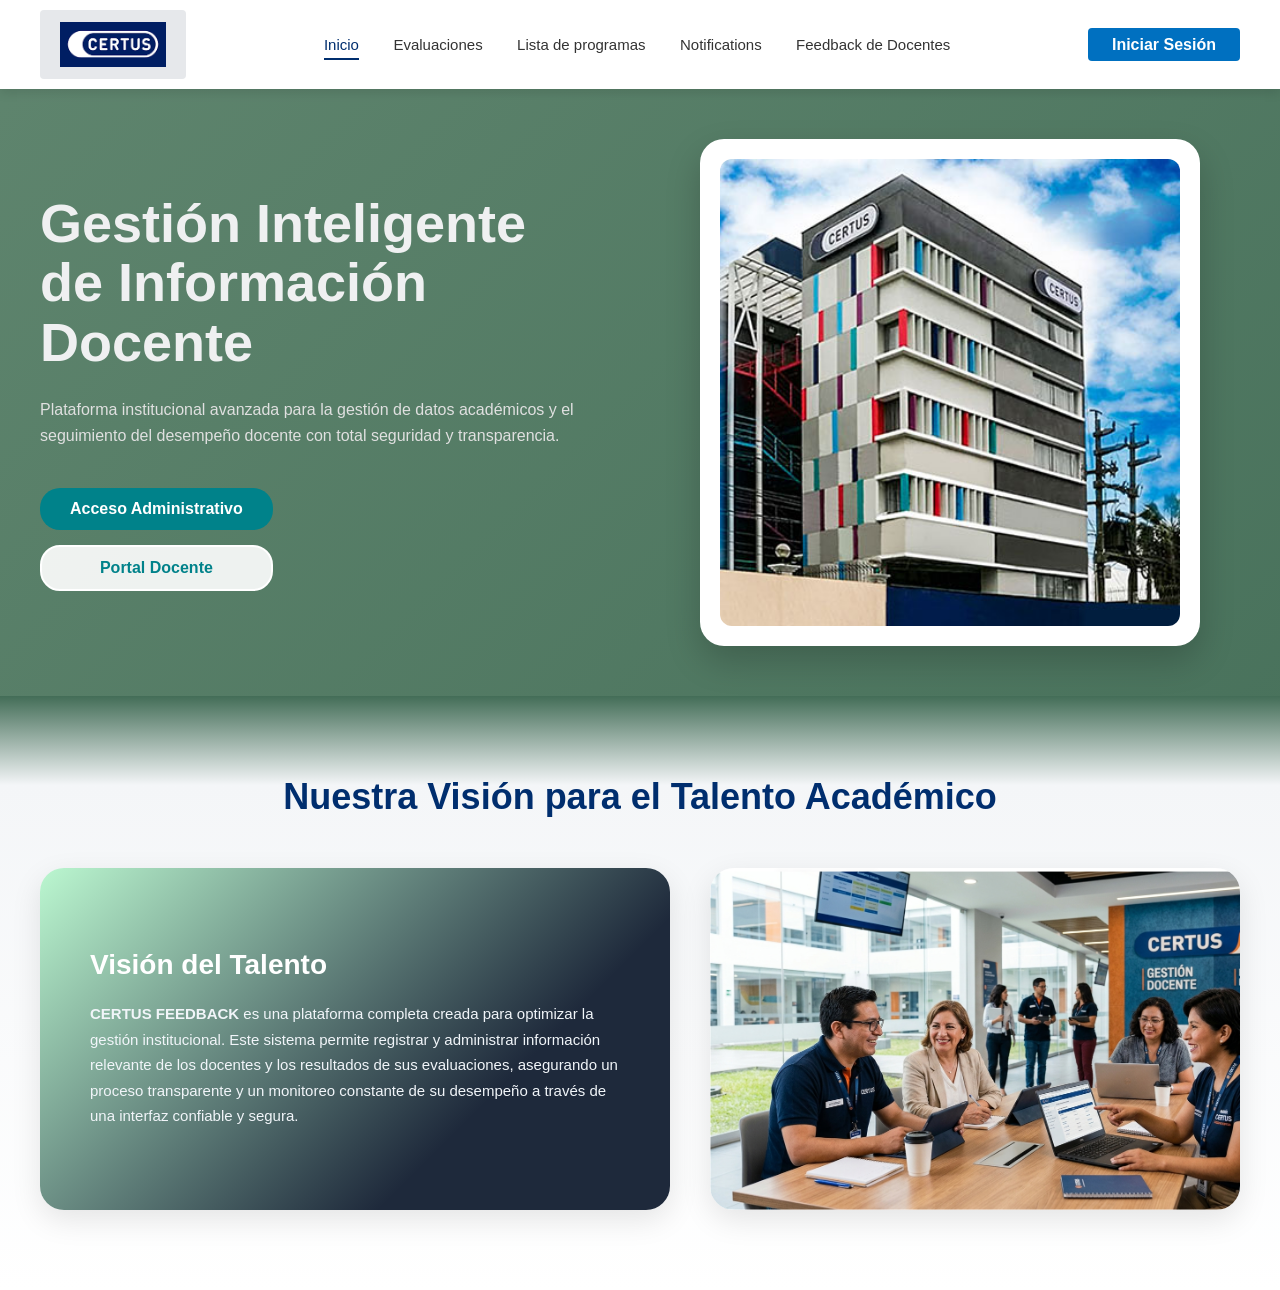
<file: index.html>
<!DOCTYPE html>
<html lang="es">
<head>
    <meta charset="UTF-8">
    <meta name="viewport" content="width=device-width, initial-scale=1.0">
    <title>CERTUS - Gestión Inteligente</title>
    <!-- Vinculación con el archivo de estilos CSS -->
    <link rel="stylesheet" href="styles.css">
</head>
<body>

    <!-- BARRA DE NAVEGACIÓN -->
    <header class="navbar">
        <div class="logo-container">
            <img src="Captura de pantalla 2026-06-30 122821.png" alt="Logo CERTUS" class="logo">
        </div>
        <nav class="nav-menu">
            <a href="#" class="active">Inicio</a>
            <a href="#">Evaluaciones</a>
            <a href="#">Lista de programas</a>
            <a href="#">Notifications</a>
            <a href="feedback.html">Feedback de Docentes</a>
        </nav>
        <div class="nav-auth">
            <a href="#" class="btn-login">Iniciar Sesión</a>
        </div>
    </header>

    <!-- CONTENIDO PRINCIPAL (HERO SECTION) -->
    <main class="hero-container">
        <!-- Bloque Izquierdo: Textos y Botones -->
        <section class="hero-content">
            <h1>Gestión Inteligente <br> de Información <br> Docente</h1>
            <p>Plataforma institucional avanzada para la gestión de datos académicos y el seguimiento del desempeño docente con total seguridad y transparencia.</p>
            
            <div class="hero-buttons">
                <a href="#" class="btn-primary">Acceso Administrativo</a>
                <a href="#" class="btn-secondary">Portal Docente</a>
            </div>
        </section>

        <!-- Bloque Derecho: Imagen con marco -->
        <section class="hero-image-container">
            <div class="card-image">
                <img src="sede-norte-min.jpg" alt="Edificio CERTUS">
            </div>
        </section>
    </main>
        <!-- NUEVA SECCIÓN: VISIÓN PARA EL TALENTO ACADÉMICO -->
    <section class="vision-section">
        <h2 class="vision-title">Nuestra Visión para el Talento Académico</h2>
        
        <div class="vision-container">
            <!-- Bloque Izquierdo: Tarjeta de texto -->
            <div class="vision-card">
                
                <h3>Visión del Talento</h3>
                <p><strong>CERTUS FEEDBACK</strong> es una plataforma completa creada para optimizar la gestión institucional. Este sistema permite registrar y administrar información relevante de los docentes y los resultados de sus evaluaciones, asegurando un proceso transparente y un monitoreo constante de su desempeño a través de una interfaz confiable y segura.</p>
            </div>

            <!-- Bloque Derecho: Imagen de estudiantes -->
            <div class="vision-image">
                <img src="docentes certus.png" alt="Estudiantes caminando en el campus de CERTUS">
            </div>
        </div>
    </section>


</body>
</html>
</file>
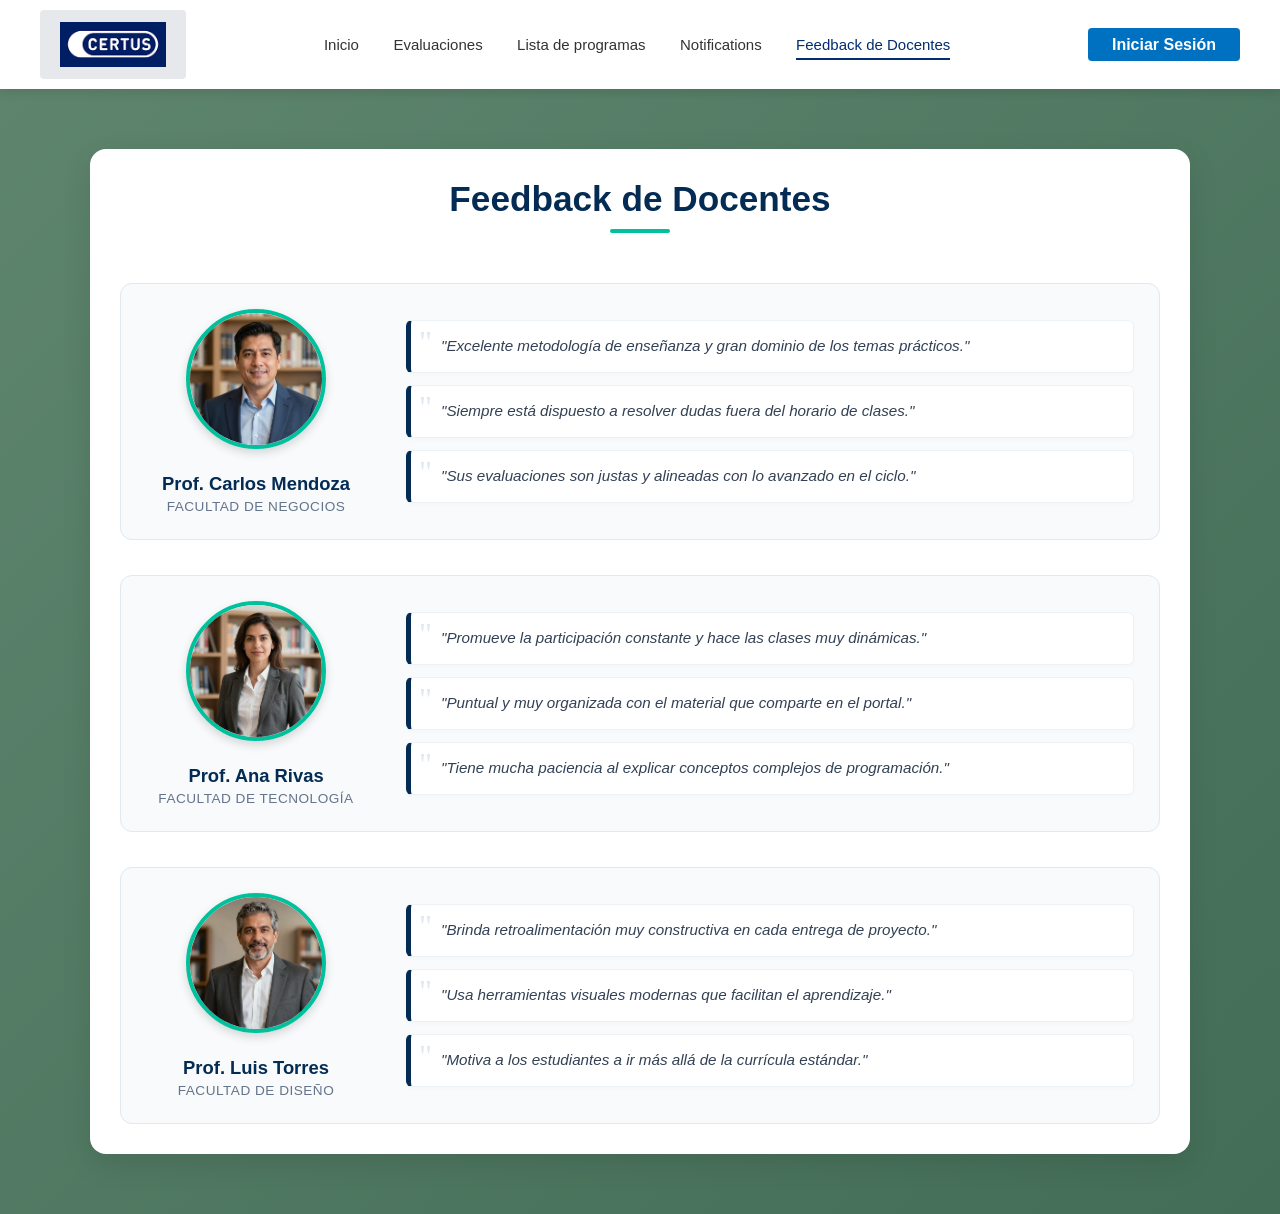
<file: feedback.html>
<!DOCTYPE html>
<html lang="es">
<head>
    <meta charset="UTF-8">
    <meta name="viewport" content="width=device-width, initial-scale=1.0">
    <title>CERTUS - Feedback de Docentes</title>
    <!-- Mantenemos tus estilos globales y añadimos los nuevos -->
    <link rel="stylesheet" href="styles.css">
</head>
<body>

    <!-- BARRA DE NAVEGACIÓN (IDÉNTICA PARA MANTENER LA CONSISTENCIA) -->
    <header class="navbar">
        <div class="logo-container">
            <img src="Captura de pantalla 2026-06-30 122821.png" alt="Logo CERTUS" class="logo">
        </div>
        <nav class="nav-menu">
            <a href="index.html">Inicio</a>
            <a href="#">Evaluaciones</a>
            <a href="#">Lista de programas</a>
            <a href="#">Notifications</a>
            <a href="feedback.html" class="active">Feedback de Docentes</a>
        </nav>
        <div class="nav-auth">
            <a href="#" class="btn-login">Iniciar Sesión</a>
        </div>
    </header>

    <!-- SECCIÓN DE FEEDBACKS -->
    <main class="feedback-page-container">
        <h1 class="page-title">Feedback de Docentes</h1>

        <div class="teachers-list">
            
            <!-- DOCENTE 1 -->
            <div class="teacher-row">
                <div class="teacher-profile">
                    <img src="profe 1.png" alt="Foto de Docente 1" class="teacher-img">
                    <h3>Prof. Carlos Mendoza</h3>
                    <p class="teacher-dept">Facultad de Negocios</p>
                </div>
                <div class="feedbacks-container">
                    <div class="feedback-card"><p>"Excelente metodología de enseñanza y gran dominio de los temas prácticos."</p></div>
                    <div class="feedback-card"><p>"Siempre está dispuesto a resolver dudas fuera del horario de clases."</p></div>
                    <div class="feedback-card"><p>"Sus evaluaciones son justas y alineadas con lo avanzado en el ciclo."</p></div>
                </div>
            </div>

            <!-- DOCENTE 2 -->
            <div class="teacher-row">
                <div class="teacher-profile">
                    <img src="profe 2.png" alt="Foto de Docente 2" class="teacher-img">
                    <h3>Prof. Ana Rivas</h3>
                    <p class="teacher-dept">Facultad de Tecnología</p>
                </div>
                <div class="feedbacks-container">
                    <div class="feedback-card"><p>"Promueve la participación constante y hace las clases muy dinámicas."</p></div>
                    <div class="feedback-card"><p>"Puntual y muy organizada con el material que comparte en el portal."</p></div>
                    <div class="feedback-card"><p>"Tiene mucha paciencia al explicar conceptos complejos de programación."</p></div>
                </div>
            </div>

            <!-- DOCENTE 3 -->
            <div class="teacher-row">
                <div class="teacher-profile">
                    <img src="profe 3.png" alt="Foto de Docente 3" class="teacher-img">
                    <h3>Prof. Luis Torres</h3>
                    <p class="teacher-dept">Facultad de Diseño</p>
                </div>
                <div class="feedbacks-container">
                    <div class="feedback-card"><p>"Brinda retroalimentación muy constructiva en cada entrega de proyecto."</p></div>
                    <div class="feedback-card"><p>"Usa herramientas visuales modernas que facilitan el aprendizaje."</p></div>
                    <div class="feedback-card"><p>"Motiva a los estudiantes a ir más allá de la currícula estándar."</p></div>
                </div>
            </div>

        </div>
    </main>

</body>
</html>
</file>
<file: styles.css>
/* CONFIGURACIÓN GENERAL */
* {
    margin: 0;
    padding: 0;
    box-sizing: border-box;
    font-family: 'Segoe UI', Tahoma, Geneva, Verdana, sans-serif;
}

body {
    background: linear-gradient(135deg, #5f856e 0%, #436d57 100%);
    min-height: 100vh;
    overflow-x: hidden;
}

/* BARRA DE NAVEGACIÓN */
.navbar {
    display: flex;
    justify-content: space-between;
    align-items: center;
    background-color: #ffffff;
    padding: 10px 40px;
    box-shadow: 0 4px 10px rgba(0, 0, 0, 0.1);
}

.logo-container {
    background-color: hsl(216, 11%, 91%); /* Azul corporativo Certus */
    padding: 12px 20px;
    border-radius: 4px;
}

.logo {
    height: 45px;
    display: block;
}

.nav-menu a {
    text-decoration: none;
    color: #333333;
    font-size: 15px;
    margin: 0 15px;
    font-weight: 500;
    transition: color 0.3s;
}

.nav-menu a:hover, .nav-menu a.active {
    color: #002e6e;
    border-bottom: 2px solid #002e6e;
    padding-bottom: 5px;
}

.btn-login {
    background-color: #0070c0;
    color: white;
    text-decoration: none;
    padding: 8px 24px;
    border-radius: 4px;
    font-weight: bold;
    transition: background 0.3s;
}

.btn-login:hover {
    background-color: #005694;
}

/* SECCIÓN PRINCIPAL (HERO) */
.hero-container {
    display: flex;
    max-width: 1300px;
    margin: 50px auto;
    padding: 0 40px;
    align-items: center;
    justify-content: space-between;
    gap: 40px;
}

.hero-content {
    flex: 1;
    max-width: 600px;
    color: #ffffff;
}

.hero-content h1 {
    font-size: 54px;
    font-weight: 700;
    line-height: 1.1;
    margin-bottom: 25px;
    color: #eff0f1; /* Tono oscuro para el título principal */
}

.hero-content p {
    font-size: 16px;
    line-height: 1.6;
    margin-bottom: 40px;
    color: #e0e0e0;
}

/* BOTONES DE ACCESO */
.hero-buttons {
    display: flex;
    flex-direction: column;
    gap: 15px;
    width: fit-content;
}

.btn-primary {
    background-color: #00828a;
    color: white;
    text-decoration: none;
    padding: 12px 30px;
    border-radius: 20px;
    font-weight: 600;
    text-align: center;
    transition: transform 0.2s;
}

.btn-secondary {
    background-color: transparent;
    color: #00828a;
    border: 2px solid #ffffff;
    text-decoration: none;
    padding: 12px 30px;
    border-radius: 20px;
    font-weight: 600;
    text-align: center;
    background-color: rgba(255, 255, 255, 0.9);
    transition: transform 0.2s;
}

.btn-primary:hover, .btn-secondary:hover {
    transform: scale(1.03);
}

/* CONTENEDOR DE LA IMAGEN DERECHA */
.hero-image-container {
    flex: 1;
    display: flex;
    justify-content: center;
}

.card-image {
    background-color: #ffffff;
    padding: 20px;
    border-radius: 24px;
    box-shadow: 0 15px 35px rgba(0, 0, 0, 0.2);
    max-width: 500px;
    width: 100%;
}

.card-image img {
    width: 100%;
    height: auto;
    border-radius: 12px;
    display: block;
    object-fit: cover;
}
/* --- SECCIÓN VISIÓN REPARADA --- */
.vision-section {
    width: 100%;
    /* Fondo degradado suave alineado con tus colores corporativos */
    background: linear-gradient(180deg, #436d57 0%, #f4f6f8 15%, #ffffff 100%);
    padding: 80px 40px;
    box-sizing: border-box;
    clear: both; /* Evita heredar colapsos de elementos flotantes previos */
}

.vision-title {
    color: #002e6e; /* Azul Certus */
    font-size: 36px;
    font-weight: 700;
    margin-bottom: 50px;
    text-align: center;
}

.vision-container {
    display: flex;
    justify-content: center;
    align-items: stretch;
    gap: 40px;
    max-width: 1200px;
    margin: 0 auto;
    width: 100%;
}

/* Tarjeta de texto izquierda */
.vision-card {
    /* Degradado idéntico al de la imagen de referencia */
    background: linear-gradient(135deg, #bbf7d0 0%, #1e293b 70%);
    color: #ffffff;
    flex: 1;
    min-width: 320px;
    padding: 50px;
    border-radius: 24px;
    text-align: left;
    display: flex;
    flex-direction: column;
    justify-content: center;
    box-shadow: 0 10px 30px rgba(0,0,0,0.1);
}




.vision-card h3 {
    font-size: 28px;
    font-weight: 700;
    margin-bottom: 20px;
    color: #ffffff;
}

.vision-card p {
    font-size: 15px;
    line-height: 1.7;
    color: #f1f5f9;
}

/* Contenedor de imagen derecha */
.vision-image {
    flex: 1;
    min-width: 320px;
    display: flex;
    border-radius: 24px;
    overflow: hidden; /* Corta las esquinas de la imagen interior */
    box-shadow: 0 10px 30px rgba(0,0,0,0.1);
}

.vision-image img {
    width: 100%;
    height: 100%;
    max-height: 450px; /* Evita que crezca infinitamente hacia abajo */
    object-fit: cover;
    display: block;
}

/* Ajuste responsivo para celulares y tablets */
@media (max-width: 900px) {
    .vision-container {
        flex-direction: column;
    }
    
    .vision-image img {
        height: 350px;
    }
    
    .vision-section {
        padding: 50px 20px;
    }
}
/* ==========================================
   PÁGINA FEEDBACK DE DOCENTES 
   ========================================== */

/* Contenedor principal con fondo claro para contrastar con el fondo verde */
.feedback-page-container {
    max-width: 1100px;
    margin: 60px auto;
    padding: 30px;
    background-color: #ffffff; /* Fondo blanco para limpiar el verde de atrás */
    border-radius: 16px;
    box-shadow: 0 10px 30px rgba(0, 0, 0, 0.1);
    font-family: 'Segoe UI', Tahoma, Geneva, Verdana, sans-serif;
}

/* Título principal elegante */
.page-title {
    text-align: center;
    color: #032b53; /* Azul CERTUS */
    font-size: 2.2rem;
    font-weight: 700;
    margin-bottom: 50px;
    position: relative;
}

/* Línea decorativa debajo del título */
.page-title::after {
    content: '';
    display: block;
    width: 60px;
    height: 4px;
    background-color: #00c19c; /* Verde CERTUS */
    margin: 10px auto 0 auto;
    border-radius: 2px;
}

/* Lista contenedora */
.teachers-list {
    display: flex;
    flex-direction: column;
    gap: 35px;
}

/* Fila que fuerza al perfil a la izquierda y feedbacks a la derecha */
.teacher-row {
    display: flex;
    flex-direction: row; /* Fuerza la alineación horizontal */
    background-color: #f8fafc; /* Gris ultra claro y limpio */
    border-radius: 12px;
    padding: 25px;
    border: 1px solid #e2e8f0;
    align-items: center;
    gap: 40px;
    transition: transform 0.2s ease, box-shadow 0.2s ease;
}

/* Efecto visual al pasar el mouse por la fila */
.teacher-row:hover {
    transform: translateY(-3px);
    box-shadow: 0 6px 15px rgba(0, 0, 0, 0.05);
}

/* Bloque izquierdo fija del perfil */
.teacher-profile {
    flex: 0 0 220px; /* Ancho fijo para que no se comprima */
    text-align: center;
}

/* Foto de perfil pulida */
.teacher-img {
    width: 140px;
    height: 140px;
    border-radius: 50%;
    object-fit: cover;
    border: 4px solid #00c19c; /* Aro verde CERTUS */
    box-shadow: 0 4px 10px rgba(0, 0, 0, 0.15);
    margin-bottom: 12px;
}

.teacher-profile h3 {
    margin: 8px 0 4px 0;
    color: #032b53;
    font-size: 1.15rem;
    font-weight: 600;
}

.teacher-dept {
    color: #64748b;
    font-size: 0.85rem;
    font-weight: 500;
    text-transform: uppercase;
    letter-spacing: 0.5px;
}

/* Contenedor derecho para los 3 cuadros de feedback */
.feedbacks-container {
    flex: 1; /* Ocupa todo el espacio restante a la derecha */
    display: flex;
    flex-direction: column;
    gap: 12px;
}

/* Cuadros individuales de comentarios con diseño moderno */
.feedback-card {
    background-color: #ffffff;
    border-left: 5px solid #032b53; /* Barra azul de acento */
    padding: 14px 20px;
    border-radius: 6px;
    box-shadow: 0 2px 4px rgba(0, 0, 0, 0.02);
    border-top: 1px solid #edf2f7;
    border-right: 1px solid #edf2f7;
    border-bottom: 1px solid #edf2f7;
    position: relative;
}

/* Ícono decorativo de comillas en cada cuadro */
.feedback-card::before {
    content: '"';
    position: absolute;
    left: 8px;
    top: 5px;
    font-size: 2rem;
    color: #e2e8f0;
    font-family: serif;
    line-height: 1;
}

.feedback-card p {
    margin: 0;
    font-style: italic;
    color: #334155; /* Texto oscuro legible */
    font-size: 0.95rem;
    line-height: 1.5;
    padding-left: 10px;
}

/* Diseño adaptativo para celulares */
@media (max-width: 768px) {
    .teacher-row {
        flex-direction: column; /* Se vuelve vertical en pantallas chicas */
        gap: 20px;
        padding: 20px;
    }
    .teacher-profile {
        flex: none;
    }
}
</file>
